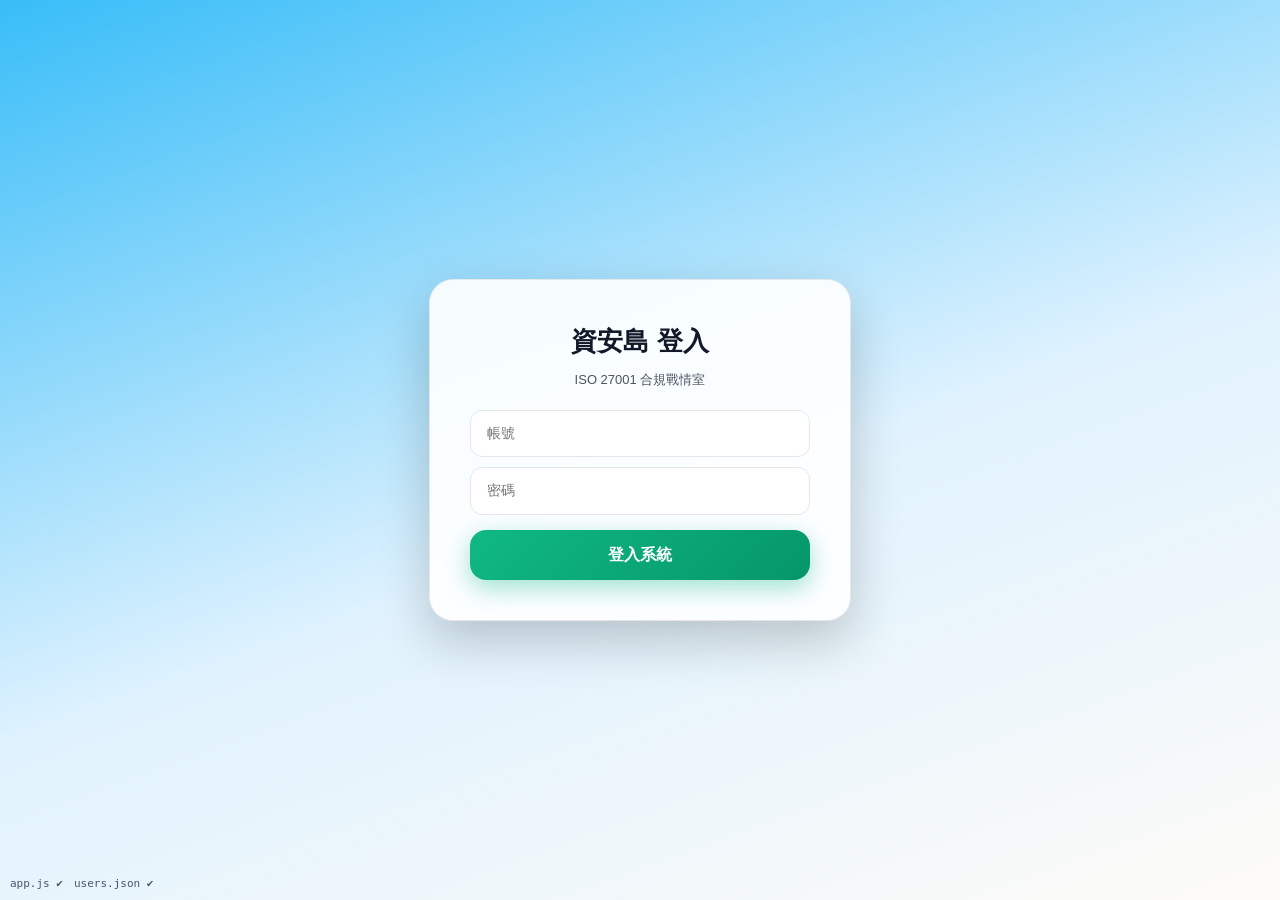
<file: index.html>
<!DOCTYPE html>
<html lang="zh-Hant">
<head>
<meta charset="utf-8">
<meta name="viewport" content="width=device-width, initial-scale=1">
<title>ISO 27001 資安島｜登入</title>
<link rel="stylesheet" href="style.css">
<style>
  body { overflow: auto; display: grid; place-items: center; min-height: 100vh; background: linear-gradient(160deg, #38bdf8 0%, #e0f2fe 55%, #fdfbf7 100%); }
  .lg { background: var(--card-bg); padding: 40px; border-radius: 24px; box-shadow: 0 20px 50px rgba(0,0,0,.2); width: 340px; max-width: 92vw; text-align: center; border: 1px solid var(--line); backdrop-filter: blur(10px); }
  .lg h2 { margin: 0 0 6px; font-size: 26px; } .lg p { margin: 0 0 20px; color: var(--mute); font-size: 13px; }
  .lg .search { margin-bottom: 10px; background: #fff; width: 100%; box-sizing: border-box; }
  #loginErr { color: #ef4444; font-size: 13px; margin-top: 12px; display: none; font-weight: 700; }
  #hint { display: none; margin-top: 20px; font-size: 12px; color: var(--mute); text-align: left; background: var(--soft); padding: 12px; border-radius: 12px; line-height: 1.7; }
</style>
</head>
<body data-page="login">
<div class="lg">
  <h2>資安島 登入</h2>
  <p>ISO 27001 合規戰情室</p>
  <input id="loginUser" class="search" placeholder="帳號" autocomplete="username">
  <input id="loginPwd" type="password" class="search" placeholder="密碼" autocomplete="current-password" onkeydown="if(event.key==='Enter') doLogin()">
  <button class="sim-btn" style="position:static;width:100%;justify-content:center;padding:12px;margin-top:5px" onclick="doLogin()">登入系統</button>
  <div id="loginErr">帳號或密碼錯誤</div>
  <div id="hint"><b style="color:var(--ink)">找不到 users.json，使用預設帳號：</b><br>
    • <b>admin</b>（管理員）<br>• <b>boss</b>（老闆，審核）<br>• <b>audit</b>（審核者）<br>• <b>user</b>（員工，上傳文件送審）<br>密碼皆為 123</div>
</div>
<div id="diag" style="position:fixed;left:10px;bottom:8px;font:11px/1.5 monospace;color:#475569"></div>
<script>
  // 先建立登入函式，就算 app.js 載入失敗，按鈕也會顯示原因而不是沒反應
  var showMsg = function (t) { var e = document.getElementById("loginErr"); e.textContent = t; e.style.display = "block"; };
  window.addEventListener("error", function (e) { if (e.message && e.message !== "Script error.") showMsg("程式錯誤：" + e.message); });
  window.doLogin = function () {
    if (typeof loadUsers !== "function") return showMsg("app.js 沒有載入成功。請確認 app.js 和 index.html 在同一層、已 push，並用 Cmd+Shift+R 重新整理。");
    try {
      var u = document.getElementById("loginUser").value.trim(), p = document.getElementById("loginPwd").value;
      var m = USERS.find(function (x) { return x.u === u && x.p === p; });
      if (!m) return showMsg("帳號或密碼錯誤" + (USERS_LOADED ? "" : "（目前使用預設帳號，密碼是 123；users.json 沒讀到）"));
      sessionStorage.setItem("iso_session", JSON.stringify({ u: m.u, r: m.r, name: m.name }));
      goHome(m);
    } catch (err) { showMsg("登入失敗：" + err.message); }
  };
  var goHome = function (u) { location.href = "dashboard.html"; };
</script>
<script src="app.js"></script>
<script>
  var d = document.getElementById("diag");
  if (typeof loadUsers !== "function") { d.textContent = "app.js ✖ 未載入"; }
  else {
    d.textContent = "app.js ✔";
    loadUsers().then(function (ok) { d.textContent += "　users.json " + (ok ? "✔" : "✖（使用預設帳號）"); if (!ok) document.getElementById("hint").style.display = "block"; });
    if (currentUser) goHome(currentUser);
  }
</script>
</body>
</html>
</file>
<file: style.css>
:root {
  --panel: rgba(253, 251, 247, 0.96); --panel-solid: #fdfbf7; --ink: #111827; --mute: #4b5563;
  --line: #e5e7eb; --acc: #10b981; --hot: #f59e0b; --soft: #f3f4f6; --card-bg: rgba(255, 255, 255, 0.9);
  color-scheme: light; box-sizing: border-box;
}
@media (prefers-color-scheme: dark) {
  :root:not([data-theme="light"]) {
    --panel: rgba(17, 24, 39, 0.94); --panel-solid: #111827; --ink: #f9fafb; --mute: #9ca3af;
    --line: #374151; --acc: #10b981; --hot: #fbbf24; --soft: #1f2937; --card-bg: rgba(31, 41, 55, 0.9);
    color-scheme: dark;
  }
}
html { height: 100%; }
body { margin: 0; height: 100%; background: var(--panel-solid); color: var(--ink); font: 14px/1.65 "PingFang TC", "Noto Sans TC", sans-serif; overflow: hidden; }
button { font: inherit; color: inherit; transition: all 0.2s cubic-bezier(0.4, 0, 0.2, 1); }
.app { display: grid; grid-template-columns: minmax(0, 1fr) 390px; height: 100%; }
#stage { position: relative; min-width: 0; overflow: hidden; background: #38bdf8; }
#stage canvas { display: block; outline: none; }
#lab { position: absolute; inset: 0; pointer-events: none; overflow: hidden; }
#lab > * { position: absolute; left: 0; top: 0; pointer-events: auto; white-space: nowrap; border: 0; transform: translate(-50%, -50%); transition: transform 0.2s, box-shadow 0.2s; }

.il { cursor: pointer; background: var(--card-bg); backdrop-filter: blur(8px); color: var(--ink); border-radius: 99px; padding: 6px 14px; font-size: 12px; font-weight: 800; box-shadow: 0 4px 20px rgba(0,0,0,0.15), 0 0 0 1px rgba(255,255,255,0.4); display: inline-flex; align-items: center; gap: 6px; }
.il:hover { transform: translate(-50%, -55%) scale(1.06) !important; box-shadow: 0 8px 25px rgba(0,0,0,0.22); }
.il b { color: var(--acc); font-family: Georgia, serif; font-style: italic; font-size: 13px; }
.il.sel { background: var(--ink); color: #fff; box-shadow: 0 8px 25px rgba(0,0,0,0.35); }
.il.sel b { color: #f59e0b; }
.il.dim { opacity: 0.65; }

.court-lbl { pointer-events: auto; cursor: pointer; background: rgba(15, 23, 42, 0.88); backdrop-filter: blur(8px); color: #fef08a; border: 1px solid rgba(16, 185, 129, 0.6) !important; border-radius: 999px; padding: 5px 15px; font-size: 12px; font-weight: 800; letter-spacing: 0.06em; box-shadow: 0 6px 20px rgba(0,0,0,0.3); display: inline-flex; align-items: center; gap: 7px; }
.court-lbl:hover { transform: translate(-50%, -55%) scale(1.06) !important; background: #1e293b; }

.pin { cursor: pointer; display: inline-flex; align-items: center; gap: 6px; background: var(--card-bg); backdrop-filter: blur(6px); border: 1.5px solid var(--hot) !important; border-radius: 99px; padding: 3px 11px 3px 4px; font-size: 12px; font-weight: 700; box-shadow: 0 4px 15px rgba(0,0,0,0.15); }
.pin:hover { transform: translate(-50%, -56%) scale(1.06) !important; z-index: 10; }
.pin b { display: grid; place-items: center; width: 19px; height: 19px; border-radius: 50%; background: var(--hot); color: #fff; font-size: 10px; }
.pin.on { background: var(--ink); color: #fff; border-color: var(--ink) !important; z-index: 11; }
.pin.read { border-color: #60a5fa !important; }
.pin.done { border-color: #10b981 !important; background: #ecfdf5; color: #064e3b; }
.pin.done b { background: #10b981; }
.pin.read b { background: #60a5fa; }

@keyframes pinBounce { 0%, 100% { transform: translate(-50%, -50%) scale(1); box-shadow: 0 4px 15px rgba(0,0,0,0.15); } 50% { transform: translate(-50%, -85%) scale(1.15); box-shadow: 0 15px 25px rgba(16, 185, 129, 0.4); } }
.pin.match { animation: pinBounce 0.8s infinite; border-color: #10b981 !important; background: #ecfdf5; z-index: 20; }
.pin.match b { background: #10b981; }

.tag { background: var(--card-bg); backdrop-filter: blur(4px); color: var(--ink); border-radius: 99px; padding: 3px 10px; font-size: 11px; font-weight: 700; box-shadow: 0 3px 12px rgba(0, 0, 0, 0.15); cursor: pointer; border: 1px solid var(--line); }
.tag b { color: var(--hot); }
.route { display: flex; align-items: center; gap: 8px; background: var(--soft); border-radius: 14px; padding: 10px; margin: 10px 0; flex-wrap: wrap; }
.chip { all: unset; box-sizing: border-box; cursor: pointer; display: inline-flex; gap: 6px; align-items: center; padding: 5px 12px 5px 6px; border-radius: 999px; background: var(--soft); border: 1px solid var(--line); font-size: 12px; font-weight: 600; }
.chip b { background: var(--hot); color: #fff; border-radius: 999px; padding: 0 7px; font-size: 10px; }
.chip:hover { border-color: var(--acc); }

.brand { position: absolute; left: 20px; top: 20px; z-index: 3; display: flex; align-items: center; gap: 14px; background: var(--panel); backdrop-filter: blur(12px); border: 1px solid var(--line); border-radius: 20px; padding: 12px 22px; box-shadow: 0 10px 30px rgba(0, 0, 0, 0.1); }
.brand .big { font: 900 22px/1.05 "Arial Black", sans-serif; background: linear-gradient(135deg, #10b981, #3b82f6); -webkit-background-clip: text; -webkit-text-fill-color: transparent; }
.brand h1 { margin: 0; font-size: 15px; font-weight: 800; letter-spacing: 0.08em; }
.brand p { margin: 2px 0 0; font-size: 11px; font-weight: 700; color: var(--mute); }

.tools { position: absolute; right: 20px; top: 20px; display: flex; gap: 8px; z-index: 4; }
.tb { background: var(--panel); border: 1px solid var(--line); border-radius: 14px; padding: 10px 16px; cursor: pointer; font-weight: 700; box-shadow: 0 4px 16px rgba(0,0,0,0.08); }
.tb:hover { background: var(--card-bg); transform: translateY(-1px); border-color: var(--acc); }
#menu { display: none; }

.hud { position: absolute; left: 50%; top: 20px; transform: translateX(-50%); display: flex; gap: 10px; z-index: 3; }
.seg { display: flex; background: var(--panel); border: 1px solid var(--line); border-radius: 999px; padding: 4px; box-shadow: 0 4px 20px rgba(0,0,0,0.08); }
.seg button { border: 0; background: transparent; border-radius: 999px; min-width: 42px; height: 38px; padding: 0 12px; cursor: pointer; font-size: 11px; font-weight: 700; display: flex; flex-direction: column; align-items: center; justify-content: center; line-height: 1.15; gap: 2px; }
.seg button[aria-pressed=true], .seg button.on { background: var(--ink); color: #fff; }
.seg button.safe.on { background: #10b981; }
.seg button.danger.on { background: #ef4444; }
.seg button.walk-on { background: linear-gradient(135deg, #3b82f6, #8b5cf6) !important; color: #fff; box-shadow: 0 4px 15px rgba(59, 130, 246, 0.5); transform: scale(1.05); }

#card { position: absolute; left: 20px; top: 112px; bottom: 190px; width: 350px; z-index: 5; background: var(--panel); backdrop-filter: blur(16px); border: 1px solid var(--line); border-radius: 24px; box-shadow: 0 20px 50px rgba(0,0,0,0.18); display: flex; flex-direction: column; }
#card[hidden] { display: none; }
#cc { overflow: auto; padding: 24px 20px 40px; flex: 1; scrollbar-width: thin; }
#cx { position: absolute; right: 12px; top: 10px; border: 0; background: var(--soft); width: 30px; height: 30px; border-radius: 50%; font-size: 18px; cursor: pointer; color: var(--mute); z-index: 2; display: grid; place-items: center; }
#cx:hover { background: var(--line); color: var(--ink); }
.ch { display: flex; gap: 14px; align-items: center; padding-right: 28px; margin-bottom: 12px; }
.ch h2 { margin: 2px 0 0; font-size: 20px; line-height: 1.3; font-weight: 800; }
.tile { flex: 0 0 54px; height: 54px; border-radius: 16px; display: grid; place-items: center; background: var(--soft); font-size: 26px; box-shadow: inset 0 0 0 1px var(--line); }
.eb { font: 700 10px ui-monospace, monospace; letter-spacing: 0.16em; color: var(--hot); }
.lede { margin: 6px 0 14px; font-size: 13.5px; }
.say { background: var(--soft); border-left: 3.5px solid var(--hot); border-radius: 12px; padding: 12px 14px; margin: 10px 0 14px; font-size:13px; }
.say b { display: block; color: var(--hot); margin-bottom: 2px; }
.blk { margin: 0 0 14px; }
.blk h4 { margin: 0 0 4px; color: var(--acc); font-size: 13px; font-weight: 800; }
.blk p { margin: 0; font-size:13px;}
.real-case { background: rgba(59, 130, 246, 0.08); border-left: 3.5px solid #3b82f6; border-radius: 8px; padding: 10px 14px; margin: 14px 0 10px; font-size: 12px; font-weight:700; }
.real-case b { color: #2563eb; font-size: 11px; letter-spacing: 0.05em; display:block; margin-bottom: 2px;}

.sim-opt { width: 100%; display: flex; flex-direction: column; align-items: flex-start; gap: 4px; padding: 12px 16px; background: #fff; border: 2px solid var(--line); border-radius: 12px; cursor: pointer; margin-bottom: 10px; transition: all 0.2s; box-sizing: border-box;}
.sim-opt:hover { border-color: #3b82f6; background: #eff6ff; transform: translateX(4px); }
.sim-opt b { font-size: 14px; color: #1e40af; }
.sim-opt span { font-size: 11px; color: var(--mute); text-align: left; line-height: 1.4; }

.tracker { position: absolute; left: 20px; bottom: 20px; z-index: 5; background: rgba(15, 23, 42, 0.9); border: 1px solid rgba(255,255,255,0.15); border-radius: 16px; padding: 16px 20px; width: 250px; box-shadow: 0 10px 30px rgba(0,0,0,0.3); backdrop-filter: blur(12px); color: #fff; }
.tr-top { display: flex; justify-content: space-between; align-items: baseline; margin-bottom: 6px; }
.tr-top b { font-size: 13px; font-weight: 800; color: #9ca3af; }
.tr-top span { color: #10b981; font-size: 18px; font-weight: 900; font-family: ui-monospace, monospace; }
.tr-bar { background: rgba(255,255,255,0.2); height: 6px; border-radius: 3px; overflow: hidden; margin-bottom: 12px; }
.tr-bar:last-child { margin-bottom: 0; }
#tr-fill { background: linear-gradient(90deg, #10b981, #34d399); height: 100%; width: 0%; transition: width 0.4s ease; }

.sim-btn { position: absolute; right: 20px; bottom: 20px; z-index: 5; background: linear-gradient(135deg, #10b981, #059669); color: white; border: 0; border-radius: 16px; padding: 16px 24px; font-size: 16px; font-weight: 800; cursor: pointer; box-shadow: 0 8px 25px rgba(16, 185, 129, 0.4); display: flex; align-items: center; gap: 8px; transition: transform 0.2s; }
.sim-btn:hover { transform: translateY(-3px) scale(1.02); box-shadow: 0 12px 30px rgba(16, 185, 129, 0.6); }

#sb { background: var(--panel-solid); border-left: 1px solid var(--line); overflow: auto; padding: 28px 24px 32px; position: relative; z-index: 6; }
#sb h2 { font-size: 26px; margin: 4px 0 6px; line-height: 1.25; font-weight: 900; }
.search { width: 100%; box-sizing: border-box; font: inherit; padding: 11px 16px; border: 1px solid var(--line); border-radius: 12px; background: var(--soft); color: var(--ink); margin-bottom: 12px; outline: none; }
.search:focus { border-color: var(--acc); background: var(--panel-solid); }
.tabs { display: flex; gap: 8px; margin-bottom: 14px; }
.tabs button { flex: 1; border: 1px solid var(--line); background: var(--panel-solid); border-radius: 12px; padding: 9px; cursor: pointer; font-size: 12.5px; font-weight: 700; }
.tabs button.on { background: var(--ink); color: #fff; border-color: var(--ink); }
details { border-bottom: 1px solid var(--line); }
summary { list-style: none; display: flex; align-items: center; gap: 12px; padding: 13px 8px; cursor: pointer; border-radius: 12px; }
summary:hover { background: var(--soft); }
summary::-webkit-details-marker { display: none; }
summary b { font: italic 700 20px Georgia, serif; color: var(--acc); width: 28px; }
summary span { flex: 1; font-weight: 800; font-size: 14px; }
details.cur { background: #ecfdf5; border-radius: 14px; border-left: 4px solid var(--acc); margin: 4px 0; border-bottom: 0; }
.kids { display: grid; gap: 4px; padding: 0 8px 14px 38px; }
.kids button { all: unset; cursor: pointer; padding: 7px 10px; border-radius: 8px; font-size: 13px; display: flex; align-items: center; gap: 8px; }
.kids button:hover { background: var(--soft); }
.kids .go { color: var(--acc); font-weight: 700; margin-bottom: 2px; }
.kids .no { display: inline-grid; place-items: center; width: 19px; height: 19px; border-radius: 50%; background: var(--card-bg); color: var(--acc); font-size: 11px; font-weight: 700; flex: none; border: 1px solid var(--line); }
.fi { all: unset; box-sizing: border-box; display: block; width: 100%; cursor: pointer; padding: 12px 8px; border-bottom: 1px solid var(--line); border-radius: 8px; font-size: 13px; }
.fi:hover { background: var(--soft); }
.fi b { color: var(--acc); margin-right: 8px; }
.rows { display: flex; flex-direction: column; gap: 8px; }
.row { all: unset; box-sizing: border-box; display: flex; align-items: center; gap: 10px; width: 100%; padding: 10px 14px; background: var(--soft); border: 1px solid var(--line); border-radius: 14px; cursor: pointer; font-size: 13px; }
.row:hover { border-color: var(--acc); background: var(--card-bg); transform: translateX(2px); }
.row .rt { flex: 1; font-weight: 700; }
.row small { display: block; font-size: 11px; color: var(--mute); font-weight: 400; margin-top: 2px; }
.row em { font-style: normal; font-weight: 700; color: #10b981; }
.btn { font: inherit; font-weight: 700; background: var(--hot); color: #fff; border: 0; border-radius: 12px; padding: 10px 18px; cursor: pointer; box-shadow: 0 4px 12px rgba(234, 88, 12, 0.25); }
.btn:hover { opacity: 0.92; transform: translateY(-1px); }
.btn.g { background: none; color: var(--hot); padding: 2px 0; margin-bottom: 6px; box-shadow: none; }
.sbx { display: none; }
.pills { display: flex; flex-wrap: wrap; gap: 6px; margin: 8px 0; }
.pill { border-radius: 999px; padding: 3px 10px; font-size: 11px; font-weight: 600; background: var(--soft); border: 1px solid var(--line); }

@media (max-width: 820px) {
  .app { grid-template-columns: 1fr; }
  #menu { display: inline-block; }
  #sb { position: fixed; left: 0; right: 0; bottom: 0; height: 58vh; border-radius: 24px 24px 0 0; border-left: 0; box-shadow: 0 -10px 35px rgba(0,0,0,.28); transform: translateY(105%); transition: transform .35s cubic-bezier(0.16, 1, 0.3, 1); }
  #sb.open { transform: none; }
  #card { left: 10px; right: 10px; width: auto; top: auto; bottom: 0; height: 55%; border-radius: 24px 24px 0 0; z-index: 7; }
  .tracker { bottom: 85px; left: 10px; width: calc(100% - 20px); }
  .sim-btn { bottom: 20px; left: 10px; right: 10px; width: auto; justify-content: center; }
  .sbx { display: block; position: absolute; right: 16px; top: 12px; border: 0; background: none; font-size: 22px; cursor: pointer; color: var(--mute); }
}

/* ---- UI fixes ---- */
.topbar { position: absolute; left: 16px; right: 16px; top: 16px; z-index: 4; display: flex; flex-wrap: wrap; gap: 10px; align-items: flex-start; justify-content: space-between; pointer-events: none; }
.topbar > * { pointer-events: auto; }
.brand, .hud, .tools { position: static; transform: none; }
.brand { padding: 8px 18px; gap: 12px; }
.brand .big { font-size: 18px; }
.hud { order: 2; margin: 0 auto; }
.tools { order: 3; }
.seg button { min-width: 54px; font-size: 11px; }
.seg button i { font-style: normal; font-size: 16px; }
@media (max-width: 1280px) { .brand p { display: none; } }
.il .dot, .row .dot { width: 10px; height: 10px; border-radius: 50%; flex: none; }
.il small { font-size: 11px; font-weight: 700; color: var(--mute); }
.il.sel small { color: #d1d5db; }
#sb h3 { font-size: 14px; margin: 18px 0 8px; }
.pgl { display: flex; align-items: center; font-weight: 700; font-size: 13px; margin-bottom: 12px; }
.pgbox { background: var(--soft); border: 1px solid var(--line); border-radius: 16px; padding: 14px 16px; margin-bottom: 4px; }
.pgbig { display: flex; align-items: baseline; gap: 6px; font-size: 34px; font-weight: 900; margin-bottom: 8px; }
.pgbig small { font-size: 13px; color: var(--mute); font-weight: 700; }
.pgbig span { margin-left: auto; color: var(--acc); }
.pgbar { height: 8px; background: var(--line); border-radius: 4px; overflow: hidden; margin-top: 4px; }
.pgbar i { display: block; height: 100%; border-radius: 4px; transition: width .4s; }
.pgact { display: flex; gap: 8px; margin: 18px 0 8px; }
.zp { display: flex; gap: 8px; align-items: center; flex-wrap: wrap; background: var(--soft); border-radius: 12px; padding: 10px 12px; margin: 0 0 14px; font-size: 12.5px; font-weight: 700; }
.zp input { flex: 1; min-width: 120px; font: inherit; padding: 6px 10px; border: 1px solid var(--line); border-radius: 8px; background: var(--panel-solid); color: var(--ink); }
button:focus-visible, input:focus-visible { outline: 2px solid #3b82f6; outline-offset: 2px; }
.cno { flex: none; min-width: 34px; font: 700 12px ui-monospace, monospace; color: var(--acc); }
.pin.na { opacity: .5; }
.zp select { font: inherit; padding: 6px 10px; border-radius: 8px; border: 1px solid var(--line); background: var(--panel-solid); color: var(--ink); margin-right: 10px; }
.drop { border: 2px dashed var(--line); border-radius: 14px; padding: 18px; text-align: center; font-size: 13px; margin: 12px 0; display: grid; gap: 4px; }
.drop.on { border-color: var(--acc); background: #ecfdf5; }
.drop .lk { color: #3b82f6; font-weight: 700; cursor: pointer; }
.drop small { color: var(--mute); }
.fi2 { display: flex; align-items: center; gap: 8px; padding: 8px 4px; border-bottom: 1px solid var(--line); font-size: 13px; }
.fi2 .fe { font-size: 20px; }
.fi2 .fn { flex: 1; min-width: 0; }
.fi2 .fn b { display: block; overflow: hidden; text-overflow: ellipsis; white-space: nowrap; }
.fi2 small { display: block; color: var(--mute); font-size: 11px; }
.fi2 small a { color: #3b82f6; cursor: pointer; margin-right: 6px; }
.mini { border: 1px solid var(--line); background: var(--panel-solid); border-radius: 8px; padding: 4px 8px; font-size: 12px; cursor: pointer; }
.ck { display: grid; gap: 2px; padding: 2px 6px 8px; font-size: 12.5px; }
.ck label { cursor: pointer; }

/* ---- 認真模式 (Dashboard Mode) ---- */
body.serious-mode .app { display: block; }
body.serious-mode #stage canvas, 
body.serious-mode #lab, 
body.serious-mode .hud, 
body.serious-mode .tracker, 
body.serious-mode .sim-btn { display: none !important; }

body.serious-mode #sb { height: 100vh; max-width: 100%; border-left: none; padding: 70px 40px 40px; transform: none; box-shadow: none; border-radius: 0; }
body.serious-mode #sb h2 { font-size: 32px; }
body.serious-mode .tabs button { font-size: 16px; padding: 12px; }
body.serious-mode .rows { display: grid; grid-template-columns: repeat(auto-fill, minmax(350px, 1fr)); gap: 12px; }

body.serious-mode #card {
  position: fixed; left: 50%; top: 50%; transform: translate(-50%, -50%);
  width: 500px; max-width: 90vw; height: 80vh; bottom: auto; z-index: 999;
  box-shadow: 0 30px 60px rgba(0,0,0,0.5);
}
body.serious-mode .tools, body.serious-mode .brand { z-index: 999; }

/* ===== 條文總覽（後台） ===== */
body.serious-mode #home, body.serious-mode #courtBtn, body.serious-mode #menu { display: none !important; }
#ovSum .ov-big { display: flex; gap: 24px; align-items: center; flex-wrap: wrap; background: var(--card-bg); border: 1px solid var(--line); border-radius: 18px; padding: 16px 20px; margin: 14px 0 10px; }
.ov-big > div:first-child b { display: block; font-size: 44px; line-height: 1; font-weight: 900; color: var(--acc); }
.ov-big > div:first-child span { font-size: 12px; color: var(--mute); font-weight: 700; }
.ov-sub { flex: 1; min-width: 220px; display: grid; gap: 10px; }
.ov-sub > div { font-size: 12px; font-weight: 700; color: var(--mute); display: grid; grid-template-columns: 1fr auto; gap: 4px 8px; }
.ov-sub i, .ov-zp i, .ov-pb i { display: block; height: 8px; border-radius: 99px; background: linear-gradient(var(--c, #10b981), var(--c, #10b981)) 0 0 / var(--w) 100% no-repeat, var(--line); }
.ov-sub i { grid-column: 1 / -1; }
.ov-cards { display: grid; grid-template-columns: repeat(auto-fit, minmax(92px, 1fr)); gap: 8px; margin-bottom: 12px; }
.ov-card { cursor: pointer; text-align: left; background: var(--card-bg); color: var(--ink); border: 1px solid var(--line); border-left: 5px solid var(--c); border-radius: 12px; padding: 8px 12px; font: inherit; }
.ov-card b { display: block; font-size: 22px; line-height: 1.2; font-weight: 900; }
.ov-card span { font-size: 12px; color: var(--mute); font-weight: 700; }
.ov-card.on { background: var(--ink); color: #fff; } .ov-card.on span { color: #e5e7eb; }
.ov-z { border: 1px solid var(--line); border-radius: 14px; margin: 10px 0; background: var(--card-bg); overflow: hidden; }
.ov-z > summary { list-style: none; cursor: pointer; display: flex; align-items: center; gap: 10px; padding: 12px 14px; flex-wrap: wrap; font-size: 13px; }
.ov-z > summary::-webkit-details-marker { display: none; }
.ov-z > summary .dot { width: 10px; height: 10px; border-radius: 50%; flex: none; }
.ov-z > summary em { font-style: normal; font-weight: 800; font-size: 12px; }
.ov-zm { color: var(--mute); font-size: 12px; margin-left: auto; }
.ov-zp { width: 110px; } .ov-z > summary strong { min-width: 44px; text-align: right; }
.ov-rows { overflow-x: auto; border-top: 1px solid var(--line); }
.ov-row { display: grid; grid-template-columns: 64px minmax(200px, 1fr) 210px minmax(120px, 170px); gap: 10px; align-items: center; padding: 8px 14px; border-bottom: 1px solid var(--line); min-width: 620px; }
.ov-row:last-child { border-bottom: 0; } .ov-row:not(.ov-h):hover { background: var(--soft); }
.ov-row.ov-h { font-size: 11px; font-weight: 800; color: var(--mute); background: var(--soft); padding-top: 5px; padding-bottom: 5px; }
.ov-row.na { opacity: .55; } .ov-row.na .ov-t { text-decoration: line-through; }
.ov-row .cno { cursor: pointer; font-weight: 900; font-family: Georgia, serif; color: var(--hot); }
.ov-t { cursor: pointer; font-weight: 700; line-height: 1.35; } .ov-t small { display: block; font-weight: 500; color: var(--mute); font-size: 11px; }
.ov-st { display: flex; align-items: center; gap: 8px; } .ov-pb { width: 56px; flex: none; }
.ov-fl { display: flex; gap: 4px; flex-wrap: wrap; }
.bdg { display: inline-block; font-size: 11px; font-weight: 800; padding: 2px 9px; border-radius: 99px; color: var(--c); background: color-mix(in srgb, var(--c) 14%, transparent); border: 1px solid color-mix(in srgb, var(--c) 45%, transparent); white-space: nowrap; }
.ov-sel { font: inherit; font-size: 12px; font-weight: 800; color: var(--c); border: 1px solid var(--c); border-radius: 99px; padding: 2px 8px; background: transparent; cursor: pointer; }


/* ===== 修正：條文總覽排版 / 登入資訊列 / 僅儀表板 ===== */
.ov-z > summary { gap: 12px; flex-wrap: nowrap; }
.ov-z > summary .ov-zn { font-family: inherit; font-weight: 800; font-size: 15px; line-height: 1.35; font-style: normal; color: var(--ink); width: auto; flex: 1; min-width: 0; }
.ov-z > summary span { flex: none; font-weight: 700; }
.ov-z > summary .ov-zm { margin-left: 0; white-space: nowrap; }
.ov-zp { width: 150px; }
.ov-z > summary strong { min-width: 48px; }
.ov-row { grid-template-columns: 64px minmax(220px, 1fr) 230px 210px; }
@media (max-width: 800px) { .ov-z > summary { flex-wrap: wrap; } .ov-z > summary .ov-zn { flex-basis: 100%; } .ov-zp { flex: 1; } }
body.serious-mode #sb > * { max-width: 1240px; margin-left: auto; margin-right: auto; }
body.serious-mode #sb { padding-top: 72px; }
body.dash-only .topbar, body.dash-only .brand { display: none !important; }

#userBar { position: fixed; top: 10px; right: 16px; z-index: 1000; display: flex; align-items: center; gap: 10px; background: var(--panel-solid); color: var(--ink); border: 1px solid var(--line); border-radius: 999px; padding: 5px 6px 5px 6px; box-shadow: 0 6px 22px rgba(0,0,0,.14); font-size: 12px; }
#userBar .ub-av { width: 30px; height: 30px; border-radius: 50%; display: grid; place-items: center; background: linear-gradient(135deg, #10b981, #3b82f6); color: #fff; font-weight: 900; font-size: 14px; flex: none; }
#userBar .ub-n { display: flex; flex-direction: column; line-height: 1.2; }
#userBar .ub-n b { font-size: 13px; } #userBar .ub-n small { color: var(--mute); font-size: 11px; }
#userBar .ub-p { color: var(--mute); font-weight: 700; max-width: 160px; overflow: hidden; text-overflow: ellipsis; white-space: nowrap; padding-left: 10px; border-left: 1px solid var(--line); }
#userBar button { font: inherit; font-weight: 800; cursor: pointer; border: 1px solid var(--line); background: var(--soft); color: var(--ink); border-radius: 999px; padding: 6px 12px; }
#userBar button.out { background: #ef4444; border-color: #ef4444; color: #fff; }
body.has-user:not(.dash-only) .topbar { top: 62px; }
body.has-user:not(.serious-mode) #sb { padding-top: 62px; }
body.has-user:not(.serious-mode) #card { top: 158px; }
@media (max-width: 700px) { #userBar .ub-p, #userBar .ub-n small { display: none; } }


/* ===== 送審 / 審核收件匣 / 作業指引 ===== */
.cnt { display: inline-block; min-width: 18px; padding: 0 6px; border-radius: 99px; background: #ef4444; color: #fff; font-size: 11px; font-weight: 900; line-height: 18px; text-align: center; margin-left: 4px; }
#userBar button.bell { padding: 6px 10px; }
.guide ol { margin: 6px 0 10px 20px; padding: 0; line-height: 1.75; }
.guide li { margin-bottom: 4px; }
.guide p.ok { background: color-mix(in srgb, #10b981 12%, transparent); border-left: 4px solid #10b981; padding: 8px 12px; border-radius: 8px; margin: 8px 0; }
.guide p.own { color: var(--mute); margin: 6px 0 0; font-size: 13px; }
.subform { border: 1px dashed var(--line); border-radius: 12px; padding: 12px; margin-bottom: 12px; background: var(--soft); }
.subform h5 { margin: 0 0 8px; font-size: 14px; }
.subform input[type=file] { display: block; width: 100%; margin-bottom: 8px; }
.subform textarea { width: 100%; box-sizing: border-box; min-height: 56px; border: 1px solid var(--line); border-radius: 10px; padding: 8px; font: inherit; margin-bottom: 8px; background: #fff; }
.flash { background: color-mix(in srgb, #10b981 14%, transparent); border: 1px solid #10b981; border-radius: 12px; padding: 10px 12px; margin-bottom: 12px; display: flex; gap: 10px; align-items: center; flex-wrap: wrap; }
.subc { border: 1px solid var(--line); border-radius: 12px; padding: 12px; margin: 10px 0; background: var(--card-bg); }
.subc.new { border-color: #3b82f6; box-shadow: 0 0 0 2px color-mix(in srgb, #3b82f6 25%, transparent); }
.subc .sh { display: flex; gap: 8px; align-items: center; flex-wrap: wrap; font-size: 13px; margin-bottom: 6px; }
.subc .sh b { font-size: 14px; } .subc .sh .st { margin-left: auto; }
.subc .note { margin: 4px 0; font-size: 13px; white-space: pre-wrap; }
.subc .cmt { margin-top: 8px; padding: 8px 10px; border-radius: 8px; font-size: 13px; background: var(--soft); }
.subc textarea { width: 100%; box-sizing: border-box; min-height: 52px; border: 1px solid var(--line); border-radius: 10px; padding: 8px; font: inherit; margin: 8px 0; background: #fff; }
.subc .acts { display: flex; gap: 8px; flex-wrap: wrap; }
.subc .acts .btn.ok { background: #10b981; } .subc .acts .btn.no { background: #ef4444; }
.fchip { font: inherit; font-size: 12px; font-weight: 700; border: 1px solid var(--line); background: var(--soft); color: var(--ink); border-radius: 999px; padding: 4px 10px; margin: 2px 4px 2px 0; cursor: pointer; }
.fchip small { color: var(--mute); font-weight: 500; }
.ib-h { margin: 16px 0 4px; font-size: 16px; } .ib-d { margin-top: 16px; } .ib-d summary { cursor: pointer; font-weight: 800; }
</file>
